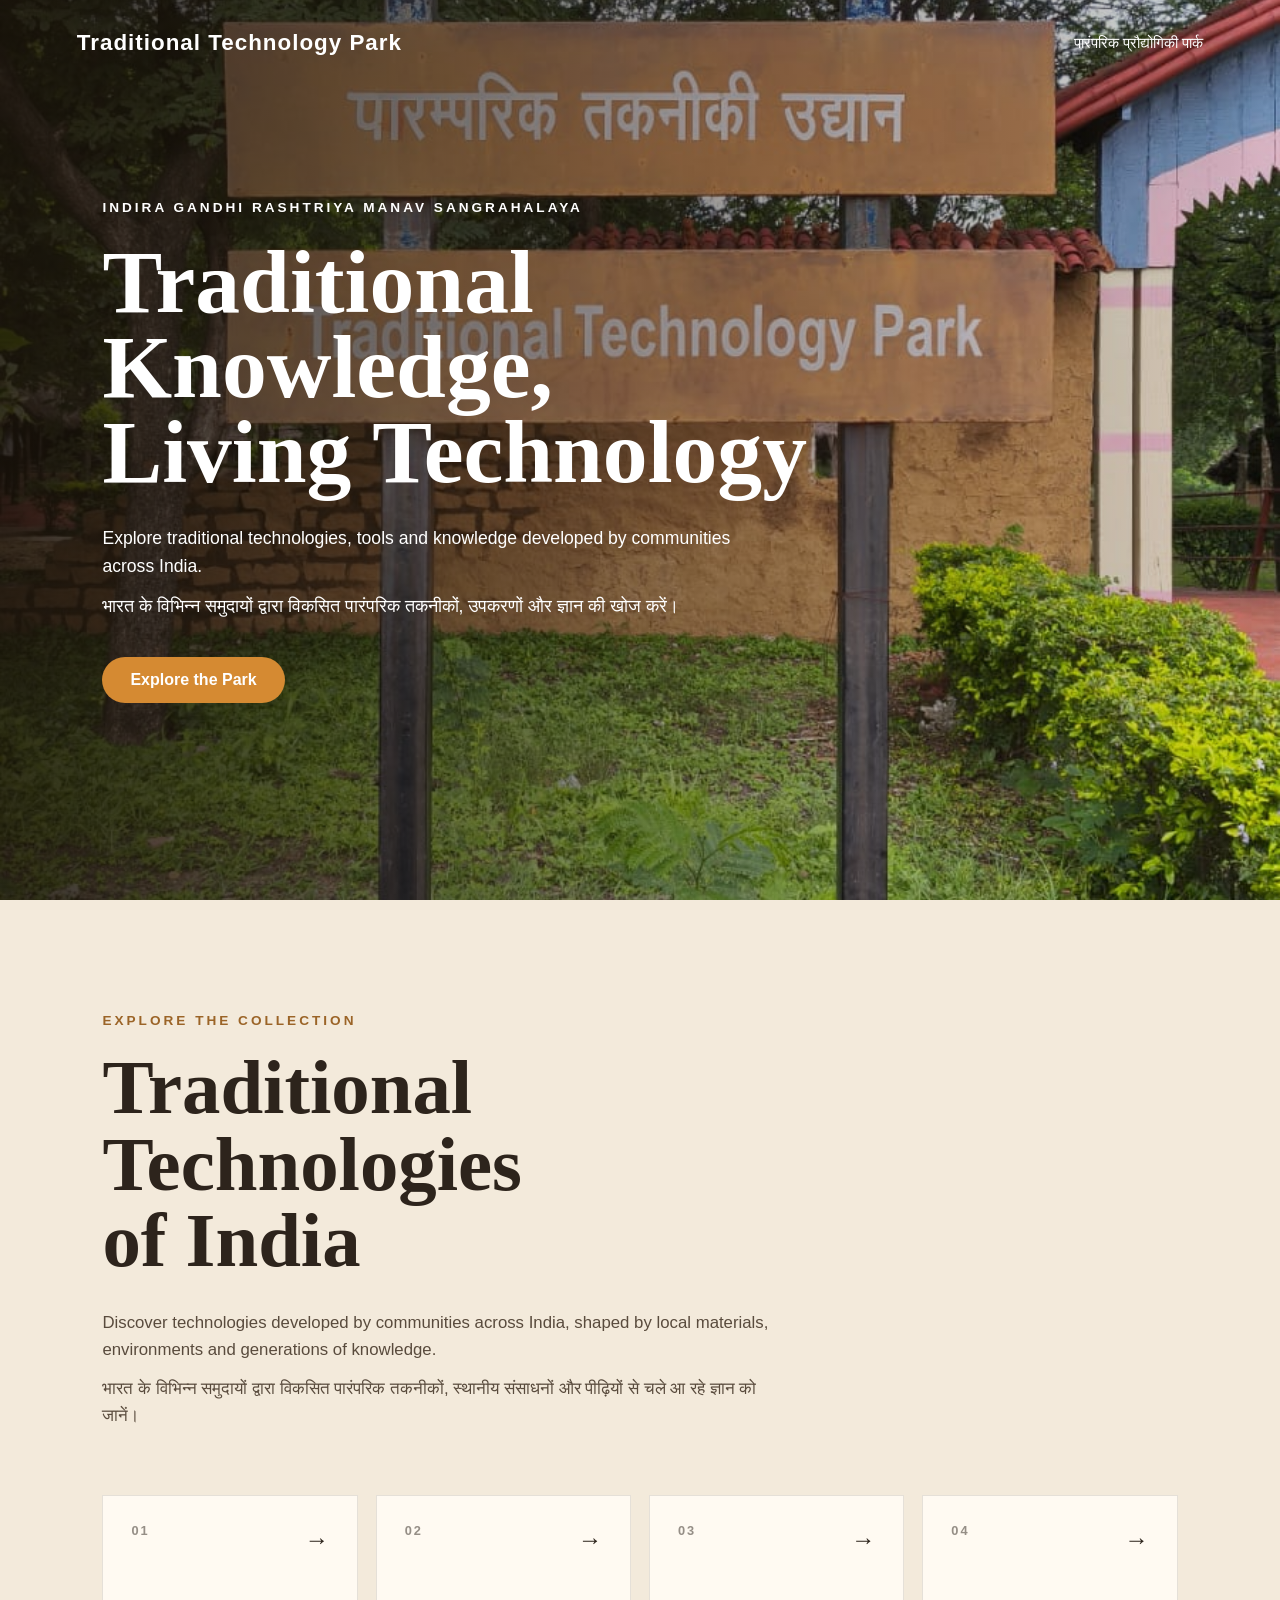
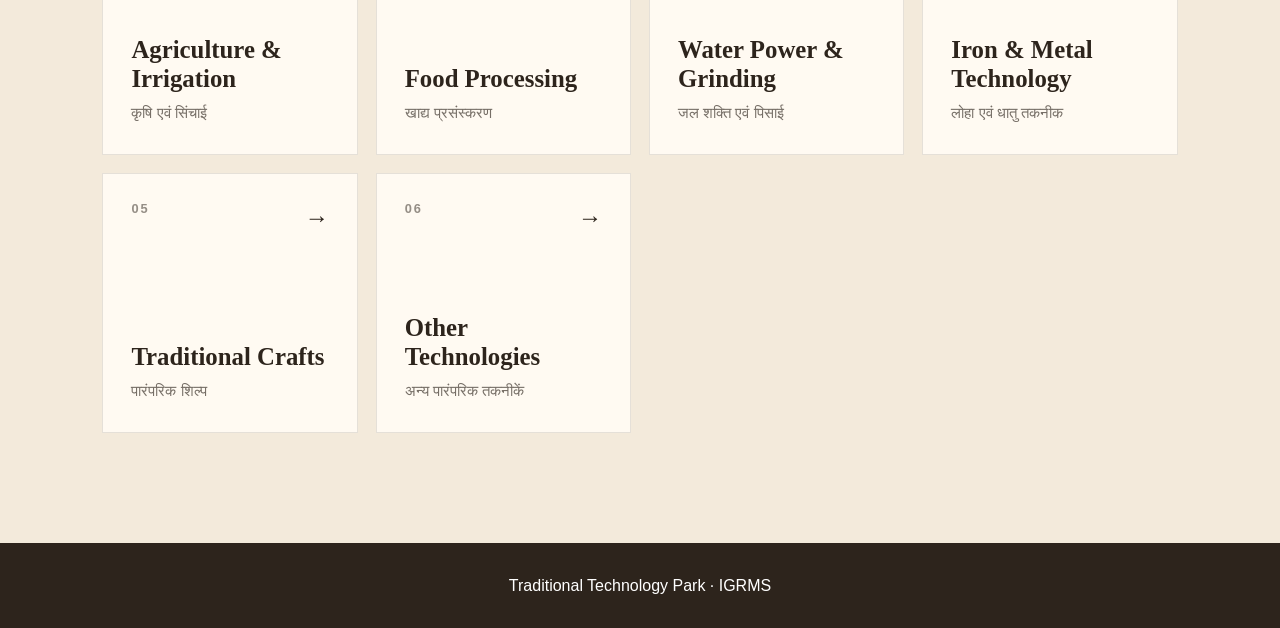
<file: index.html>
<!DOCTYPE html>
<html lang="en">
<head>
  <meta charset="UTF-8">
  <meta name="viewport" content="width=device-width, initial-scale=1.0">

  <title>Traditional Technology Park | IGRMS</title>

  <link rel="stylesheet" href="style.css">
</head>

<body>

  <header>
    <h1>Traditional Technology Park</h1>
    <p>पारंपरिक प्रौद्योगिकी पार्क</p>
  </header>

  <main>

    <section class="hero">
      <div class="hero-content">
        <p class="eyebrow">INDIRA GANDHI RASHTRIYA MANAV SANGRAHALAYA</p>

        <h2>
          Traditional Knowledge,
          <br>
          Living Technology
        </h2>

        <p>
          Explore traditional technologies, tools and knowledge
          developed by communities across India.
        </p>

        <p>
          भारत के विभिन्न समुदायों द्वारा विकसित पारंपरिक तकनीकों,
          उपकरणों और ज्ञान की खोज करें।
        </p>

        <button>Explore the Park</button>
      </div>
    </section>

  </main>
<section class="explore" id="explore">

  <div class="section-intro">
    <p class="eyebrow">EXPLORE THE COLLECTION</p>

    <h2>Traditional Technologies<br>of India</h2>

    <p>
      Discover technologies developed by communities across India,
      shaped by local materials, environments and generations of knowledge.
    </p>

    <p>
      भारत के विभिन्न समुदायों द्वारा विकसित पारंपरिक तकनीकों,
      स्थानीय संसाधनों और पीढ़ियों से चले आ रहे ज्ञान को जानें।
    </p>
  </div>
<div class="category-grid">

  <a class="category-card" href="pages/agriculture.html">
    <span class="category-number">01</span>
    <h3>Agriculture & Irrigation</h3>
    <p>कृषि एवं सिंचाई</p>
    <span class="category-arrow">→</span>
  </a>

  <a class="category-card" href="#">
    <span class="category-number">02</span>
    <h3>Food Processing</h3>
    <p>खाद्य प्रसंस्करण</p>
    <span class="category-arrow">→</span>
  </a>

  <a class="category-card" href="#">
    <span class="category-number">03</span>
    <h3>Water Power & Grinding</h3>
    <p>जल शक्ति एवं पिसाई</p>
    <span class="category-arrow">→</span>
  </a>

  <a class="category-card" href="#">
    <span class="category-number">04</span>
    <h3>Iron & Metal Technology</h3>
    <p>लोहा एवं धातु तकनीक</p>
    <span class="category-arrow">→</span>
  </a>

  <a class="category-card" href="#">
    <span class="category-number">05</span>
    <h3>Traditional Crafts</h3>
    <p>पारंपरिक शिल्प</p>
    <span class="category-arrow">→</span>
  </a>

  <a class="category-card" href="#">
    <span class="category-number">06</span>
    <h3>Other Technologies</h3>
    <p>अन्य पारंपरिक तकनीकें</p>
    <span class="category-arrow">→</span>
  </a>

</div>



</section>
  <footer>
    <p>Traditional Technology Park · IGRMS</p>
  </footer>

  <script src="script.js"></script>

</body>
</html>
</file>
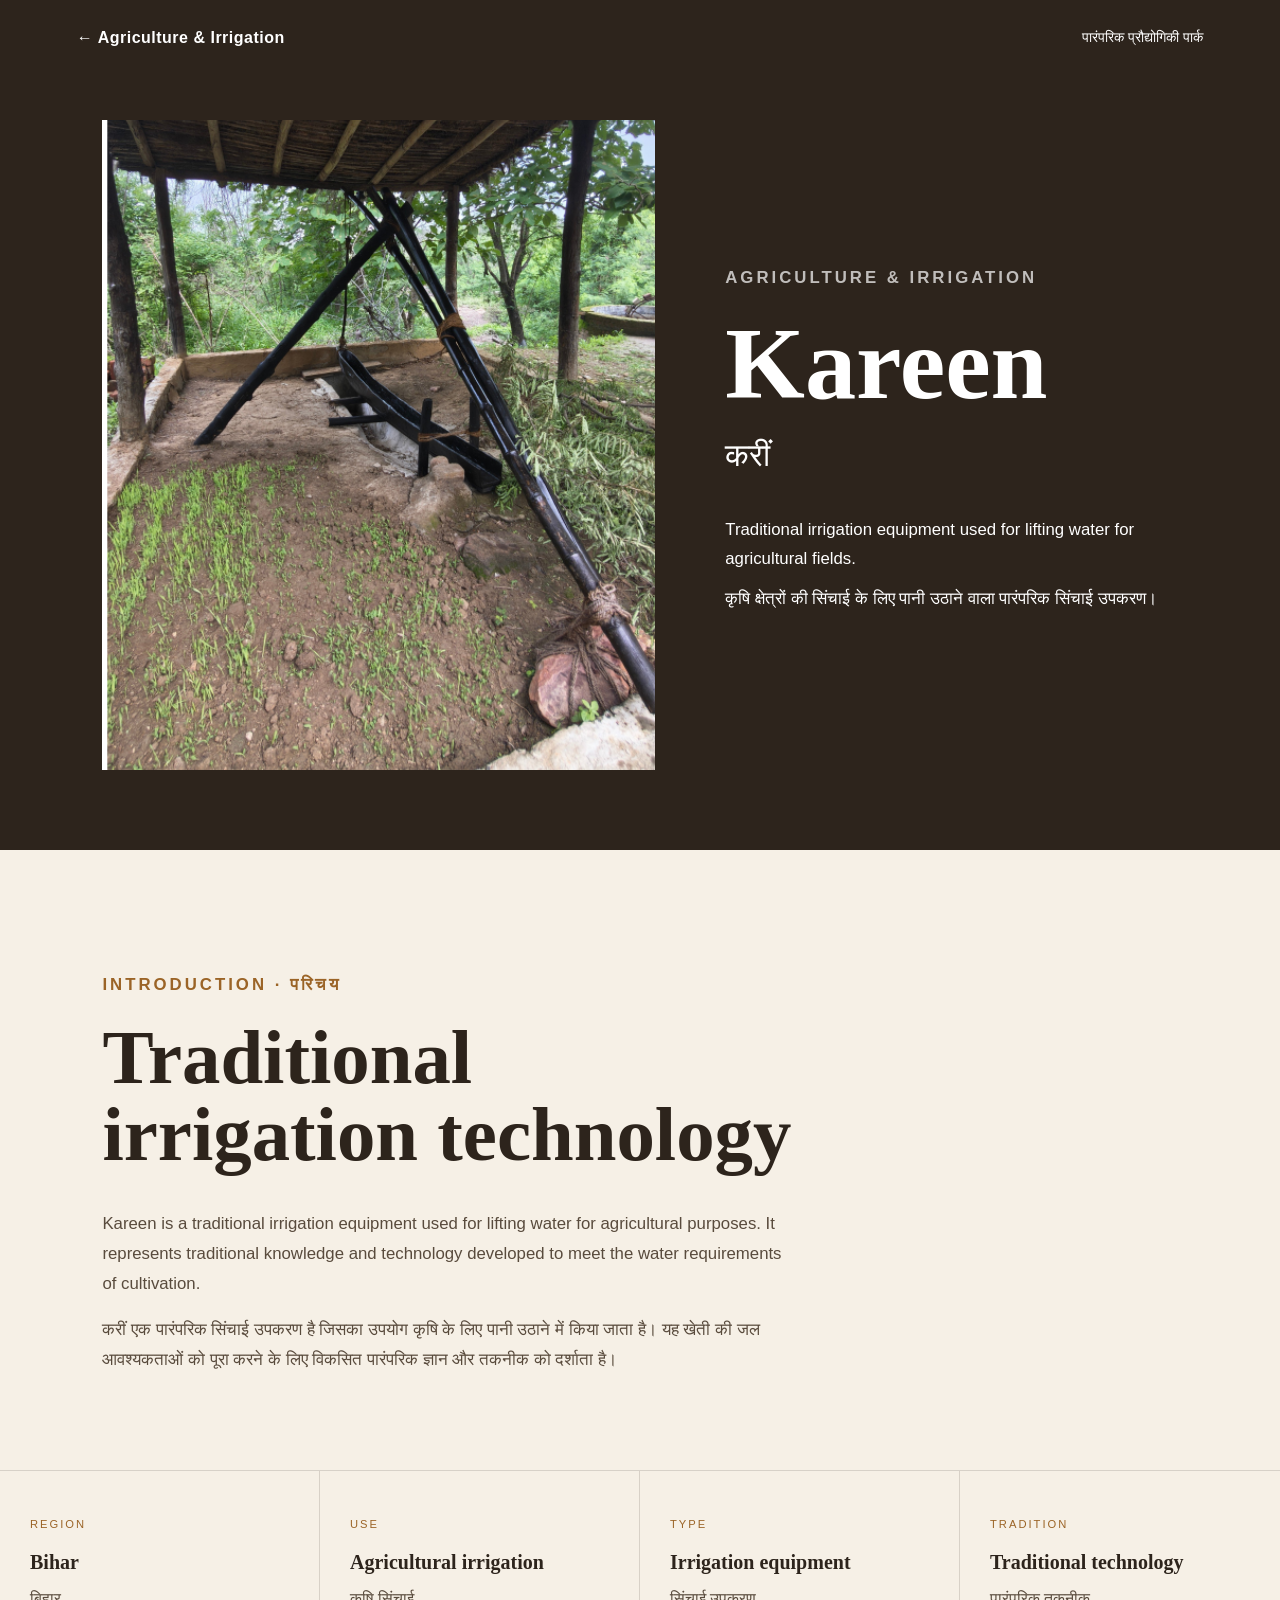
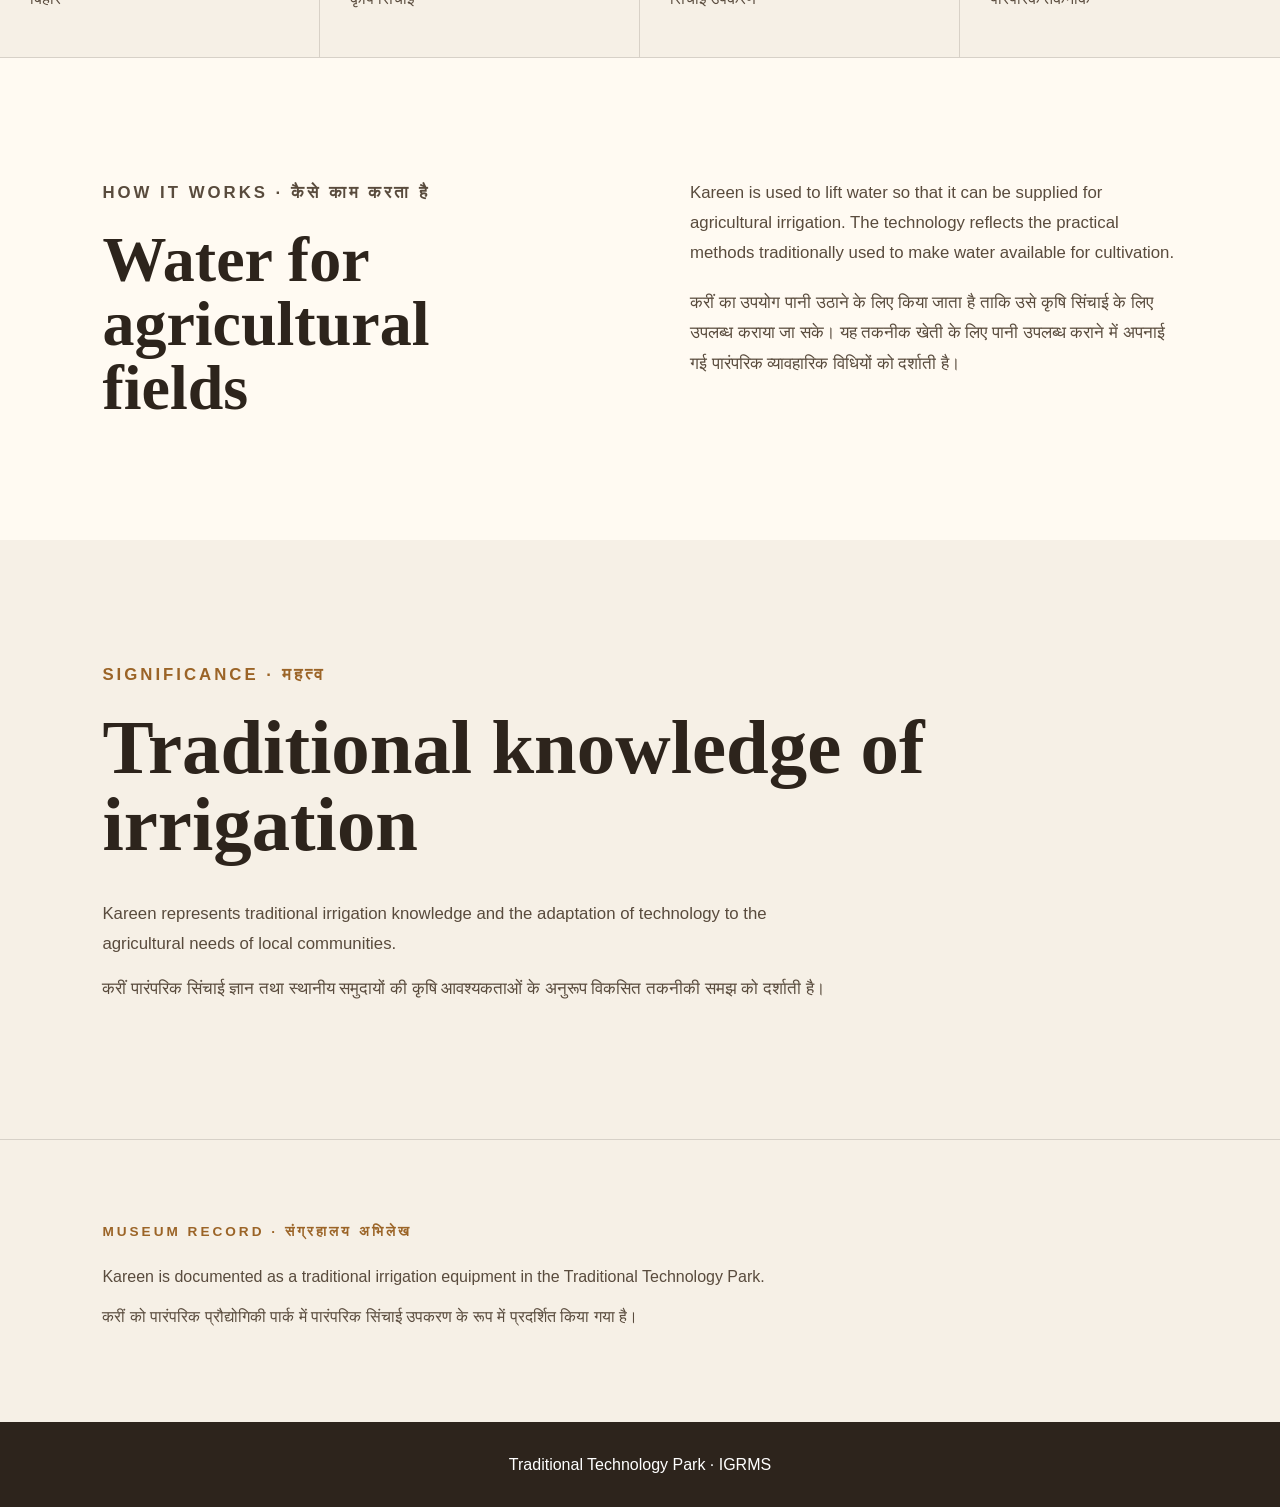
<file: pages/kareen.html>
<!DOCTYPE html>
<html lang="en">

<head>

  <meta charset="UTF-8">

  <meta name="viewport" content="width=device-width, initial-scale=1.0">

  <title>Kareen | Traditional Technology Park</title>

  <link rel="stylesheet" href="../style.css">

</head>


<body>


  <!-- HEADER -->

  <header class="inner-header">

    <a href="agriculture.html" class="back-link">
      ← Agriculture & Irrigation
    </a>

    <div class="language-label">
      पारंपरिक प्रौद्योगिकी पार्क
    </div>

  </header>



  <!-- HERO -->

  <main>

    <section class="object-hero">

      <div class="object-hero-image">

        <img
    
  src="../images/Kareen-01.jpg.png"
  alt="Kareen traditional irrigation equipment">
      </div>


      <div class="object-hero-content">

        <p class="eyebrow">
          AGRICULTURE & IRRIGATION
        </p>

        <h1>
          Kareen
        </h1>

        <h2>
          करीं
        </h2>

        <p>
          Traditional irrigation equipment used for lifting water
          for agricultural fields.
        </p>

        <p>
          कृषि क्षेत्रों की सिंचाई के लिए पानी उठाने वाला
          पारंपरिक सिंचाई उपकरण।
        </p>

      </div>

    </section>



    <!-- INTRODUCTION -->

    <section class="object-introduction">

      <p class="eyebrow">
        INTRODUCTION · परिचय
      </p>

      <h2>
        Traditional irrigation technology
      </h2>

      <p>
        Kareen is a traditional irrigation equipment used for
        lifting water for agricultural purposes. It represents
        traditional knowledge and technology developed to meet
        the water requirements of cultivation.
      </p>

      <p>
        करीं एक पारंपरिक सिंचाई उपकरण है जिसका उपयोग कृषि के लिए
        पानी उठाने में किया जाता है। यह खेती की जल आवश्यकताओं को
        पूरा करने के लिए विकसित पारंपरिक ज्ञान और तकनीक को दर्शाता है।
      </p>

    </section>



    <!-- DETAILS -->

    <section class="object-details">


      <div class="detail-block">

        <span>
          REGION
        </span>

        <strong>
          Bihar
        </strong>

        <p>
          बिहार
        </p>

      </div>



      <div class="detail-block">

        <span>
          USE
        </span>

        <strong>
          Agricultural irrigation
        </strong>

        <p>
          कृषि सिंचाई
        </p>

      </div>



      <div class="detail-block">

        <span>
          TYPE
        </span>

        <strong>
          Irrigation equipment
        </strong>

        <p>
          सिंचाई उपकरण
        </p>

      </div>



      <div class="detail-block">

        <span>
          TRADITION
        </span>

        <strong>
          Traditional technology
        </strong>

        <p>
          पारंपरिक तकनीक
        </p>

      </div>


    </section>



    <!-- HOW IT WORKS -->

    <section class="object-story">

      <div>

        <p class="eyebrow">
          HOW IT WORKS · कैसे काम करता है
        </p>

        <h2>
          Water for agricultural fields
        </h2>

      </div>


      <div>

        <p>
          Kareen is used to lift water so that it can be supplied
          for agricultural irrigation. The technology reflects the
          practical methods traditionally used to make water
          available for cultivation.
        </p>

        <p>
          करीं का उपयोग पानी उठाने के लिए किया जाता है ताकि उसे
          कृषि सिंचाई के लिए उपलब्ध कराया जा सके। यह तकनीक खेती
          के लिए पानी उपलब्ध कराने में अपनाई गई पारंपरिक व्यावहारिक
          विधियों को दर्शाती है।
        </p>

      </div>

    </section>



    <!-- SIGNIFICANCE -->

    <section class="object-importance">

      <p class="eyebrow">
        SIGNIFICANCE · महत्व
      </p>

      <h2>
        Traditional knowledge of irrigation
      </h2>

      <p>
        Kareen represents traditional irrigation knowledge and
        the adaptation of technology to the agricultural needs
        of local communities.
      </p>

      <p>
        करीं पारंपरिक सिंचाई ज्ञान तथा स्थानीय समुदायों की
        कृषि आवश्यकताओं के अनुरूप विकसित तकनीकी समझ को दर्शाती है।
      </p>

    </section>



    <!-- MUSEUM RECORD -->

    <section class="object-source">

      <p class="eyebrow">
        MUSEUM RECORD · संग्रहालय अभिलेख
      </p>

      <p>
        Kareen is documented as a traditional irrigation equipment
        in the Traditional Technology Park.
      </p>

      <p>
        करीं को पारंपरिक प्रौद्योगिकी पार्क में पारंपरिक सिंचाई
        उपकरण के रूप में प्रदर्शित किया गया है।
      </p>

    </section>


  </main>



  <!-- FOOTER -->

  <footer>

    <p>
      Traditional Technology Park · IGRMS
    </p>

  </footer>


</body>

</html>
</file>
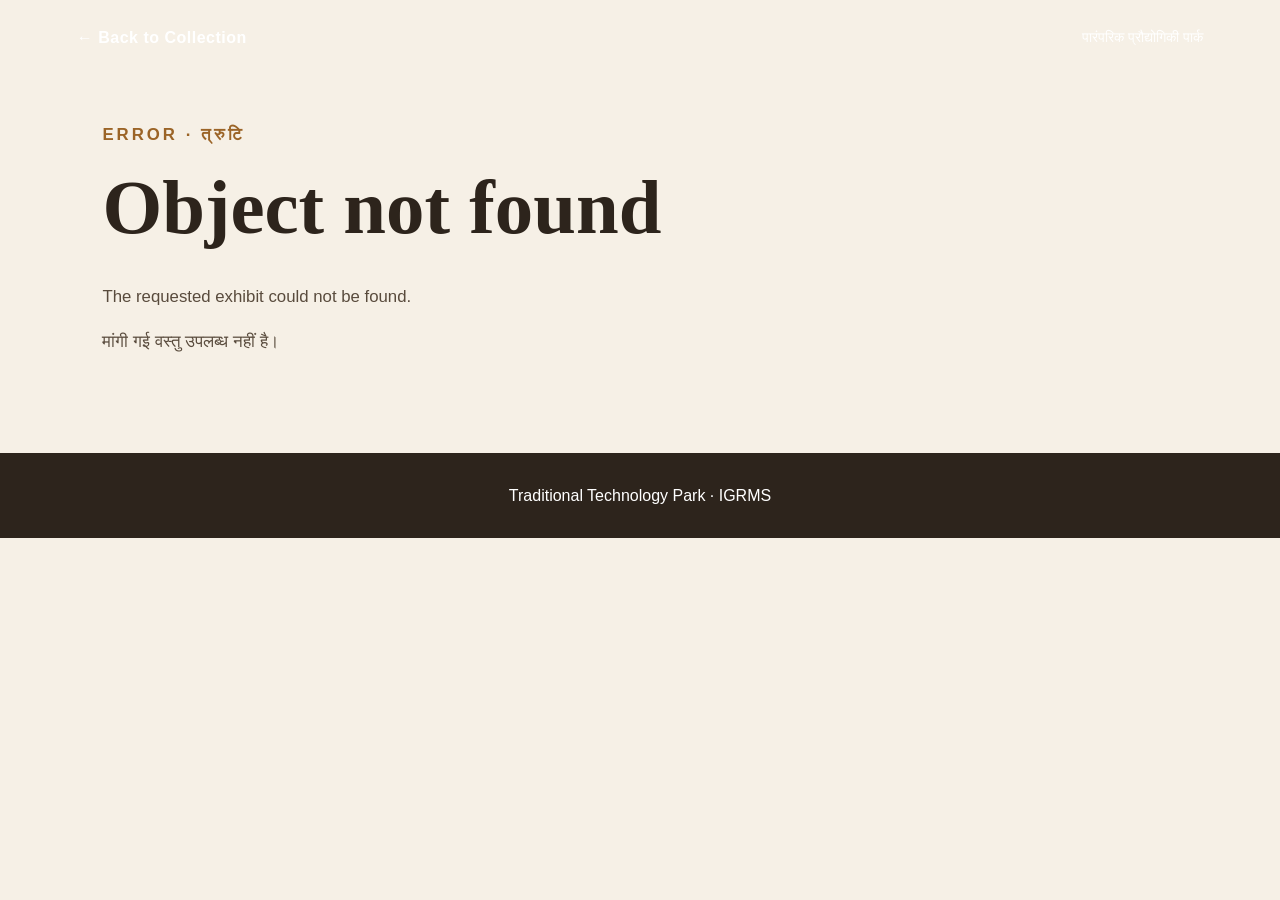
<file: pages/object.html>
<!DOCTYPE html>
<html lang="en">

<head>
  <meta charset="UTF-8">
  <meta name="viewport" content="width=device-width, initial-scale=1.0">

  <title>Object | Traditional Technology Park</title>

  <link rel="stylesheet" href="../style.css">
</head>

<body>

  <header class="inner-header">

    <a href="agriculture.html" class="back-link">
      ← Back to Collection
    </a>

    <div class="language-label">
      पारंपरिक प्रौद्योगिकी पार्क
    </div>

  </header>


  <main id="object-page">

    <section class="object-hero">

      <div class="object-hero-image">
        <img id="object-image" src="" alt="">
      </div>

      <div class="object-hero-content">

        <p class="eyebrow" id="object-category"></p>

        <h1 id="object-name"></h1>

        <h2 id="object-hindi"></h2>

        <p id="object-short"></p>

        <p id="object-short-hindi"></p>

      </div>

    </section>


    <section class="object-introduction">

      <p class="eyebrow">
        INTRODUCTION · परिचय
      </p>

      <h2 id="object-intro-title"></h2>

      <p id="object-description"></p>

      <p id="object-description-hindi"></p>

    </section>


    <section class="object-details">

      <div class="detail-block">
        <span>REGION</span>
        <strong id="object-region"></strong>
        <p id="object-region-hindi"></p>
      </div>

      <div class="detail-block">
        <span>DISTRICT</span>
        <strong id="object-district"></strong>
        <p id="object-district-hindi"></p>
      </div>

      <div class="detail-block">
        <span>COMMUNITY</span>
        <strong id="object-community"></strong>
        <p id="object-community-hindi"></p>
      </div>

      <div class="detail-block">
        <span>TYPE</span>
        <strong id="object-type"></strong>
        <p id="object-type-hindi"></p>
      </div>

    </section>


    <section class="object-story">

      <div>

        <p class="eyebrow">
          HOW IT WORKS · कैसे काम करता है
        </p>

        <h2 id="object-how-title"></h2>

      </div>

      <div>

        <p id="object-how"></p>

        <p id="object-how-hindi"></p>

      </div>

    </section>


    <section class="object-importance">

      <p class="eyebrow">
        SIGNIFICANCE · महत्व
      </p>

      <h2 id="object-significance-title"></h2>

      <p id="object-significance"></p>

      <p id="object-significance-hindi"></p>

    </section>


    <section class="object-source">

      <p class="eyebrow">
        MUSEUM RECORD · संग्रहालय अभिलेख
      </p>

      <p id="object-source"></p>

    </section>

  </main>


  <footer>

    <p>
      Traditional Technology Park · IGRMS
    </p>

  </footer>


  <script src="../script.js"></script>

</body>

</html>
</file>
<file: style.css>
* {
  margin: 0;
  padding: 0;
  box-sizing: border-box;
}

html {
  scroll-behavior: smooth;
}

body {
  font-family: Arial, Helvetica, sans-serif;
  background: #f6f0e6;
  color: #2d241c;
  line-height: 1.6;
}

/* HEADER */

header {
  position: absolute;
  top: 0;
  left: 0;
  width: 100%;
  z-index: 10;
  padding: 25px 6%;
  display: flex;
  justify-content: space-between;
  align-items: center;
  color: white;
}

header h1 {
  font-size: 1.4rem;
  letter-spacing: 1px;
}

header p {
  font-size: 0.95rem;
}

/* HERO */

.hero {
  min-height: 100vh;
  display: flex;
  align-items: center;
  padding: 120px 8%;
  position: relative;

  background:
    linear-gradient(
      90deg,
      rgba(25, 18, 10, 0.85),
      rgba(25, 18, 10, 0.45),
      rgba(25, 18, 10, 0.15)
    ),
    url("images/entrance-01.jpg.jpeg") center/cover no-repeat;
}

.hero-content {
  max-width: 720px;
  color: white;
}

.eyebrow {
  font-size: 0.85rem;
  letter-spacing: 3px;
  margin-bottom: 20px;
  font-weight: bold;
}

.hero h2 {
  font-family: Georgia, serif;
  font-size: clamp(3rem, 7vw, 6.5rem);
  line-height: 0.95;
  margin-bottom: 30px;
}

.hero-content p:not(.eyebrow) {
  font-size: 1.1rem;
  max-width: 650px;
  margin-bottom: 12px;
}

.hero button {
  margin-top: 25px;
  padding: 14px 28px;
  border: none;
  border-radius: 30px;
  background: #d58a32;
  color: white;
  font-size: 1rem;
  font-weight: bold;
  cursor: pointer;
}

.hero button:hover {
  transform: translateY(-2px);
}

/* FOOTER */

footer {
  padding: 30px 6%;
  text-align: center;
  background: #2d241c;
  color: white;
}

/* MOBILE */

@media (max-width: 700px) {

  header {
    padding: 20px;
  }

  header h1 {
    font-size: 1rem;
  }

  header p {
    display: none;
  }

  .hero {
    padding: 100px 25px 60px;
  }

  .hero h2 {
    font-size: 3.5rem;
  }

  .hero-content p:not(.eyebrow) {
    font-size: 1rem;
  }
}


/* ================================
   EXPLORE THE PARK
================================ */

.explore {
  padding: 110px 8%;
  background: #f3eadb;
}

.section-intro {
  max-width: 760px;
  margin-bottom: 65px;
}

.section-intro .eyebrow {
  color: #9b6427;
  margin-bottom: 18px;
}

.section-intro h2 {
  font-family: Georgia, serif;
  font-size: clamp(2.8rem, 6vw, 5.5rem);
  line-height: 1;
  margin-bottom: 30px;
  color: #2d241c;
}

.section-intro p:not(.eyebrow) {
  max-width: 680px;
  font-size: 1.05rem;
  margin-bottom: 12px;
  color: #594b3d;
}

/* CATEGORY GRID */

.category-grid {
  display: grid;
  grid-template-columns: repeat(4, 1fr);
  gap: 18px;
}

.category-card {
  min-height: 260px;
  padding: 28px;
  position: relative;
  display: flex;
  flex-direction: column;
  justify-content: flex-end;

  text-decoration: none;
  color: #2d241c;

  background: #fffaf2;
  border: 1px solid rgba(45, 36, 28, 0.12);

  transition:
    transform 0.3s ease,
    box-shadow 0.3s ease,
    background 0.3s ease;
}

.category-card:hover {
  transform: translateY(-8px);
  background: #2d241c;
  color: white;
  box-shadow: 0 18px 40px rgba(45, 36, 28, 0.18);
}

.category-number {
  position: absolute;
  top: 25px;
  left: 28px;

  font-size: 0.8rem;
  letter-spacing: 2px;
  font-weight: bold;
  opacity: 0.5;
}

.category-card h3 {
  font-family: Georgia, serif;
  font-size: 1.55rem;
  line-height: 1.15;
  margin-bottom: 8px;
}

.category-card p {
  font-size: 0.95rem;
  opacity: 0.65;
}

.category-arrow {
  position: absolute;
  right: 28px;
  top: 25px;

  font-size: 1.5rem;

  transition: transform 0.3s ease;
}

.category-card:hover .category-arrow {
  transform: translateX(6px);
}


/* ================================
   MOBILE
================================ */

@media (max-width: 1000px) {

  .category-grid {
    grid-template-columns: repeat(2, 1fr);
  }

}

@media (max-width: 600px) {

  .explore {
    padding: 80px 25px;
  }

  .category-grid {
    grid-template-columns: 1fr;
  }

  .category-card {
    min-height: 220px;
  }

}



/* =================================
   CATEGORY PAGE
================================= */

.inner-header {
  position: absolute;
  top: 0;
  left: 0;
  width: 100%;
  padding: 25px 6%;
  display: flex;
  justify-content: space-between;
  align-items: center;
  z-index: 10;
}

.back-link {
  color: white;
  text-decoration: none;
  font-weight: bold;
  letter-spacing: 0.5px;
}

.back-link:hover {
  opacity: 0.7;
}

.language-label {
  color: white;
  font-size: 0.9rem;
}


/* CATEGORY HERO */

.category-hero {
  min-height: 70vh;
  padding: 150px 8% 100px;

  display: flex;
  align-items: center;

  background:
    linear-gradient(
      90deg,
      rgba(35, 25, 15, 0.9),
      rgba(35, 25, 15, 0.55),
      rgba(35, 25, 15, 0.25)
    ),
    url("images/Tui-Changshu-01.jpg") center/cover no-repeat;

  color: white;
}

.category-hero-content {
  max-width: 850px;
}

.category-hero .eyebrow {
  margin-bottom: 20px;
}

.category-hero h1 {
  font-family: Georgia, serif;
  font-size: clamp(3.5rem, 7vw, 7rem);
  line-height: 0.9;
  margin-bottom: 20px;
}

.category-hero h2 {
  font-family: Georgia, serif;
  font-size: 2rem;
  font-weight: normal;
  margin-bottom: 30px;
}

.category-hero p {
  max-width: 700px;
  font-size: 1.05rem;
  margin-bottom: 10px;
}


/* COLLECTION */

.object-collection {
  padding: 110px 8%;
  background: #f3eadb;
}

.collection-intro {
  max-width: 750px;
  margin-bottom: 70px;
}

.collection-intro .eyebrow {
  color: #9b6427;
}

.collection-intro h2 {
  font-family: Georgia, serif;
  font-size: clamp(2.8rem, 5vw, 5rem);
  line-height: 1;
  margin: 15px 0 25px;
}

.collection-intro p {
  color: #594b3d;
  font-size: 1.05rem;
}


/* OBJECT GRID */

.object-grid {
  display: grid;
  grid-template-columns: repeat(2, 1fr);
  gap: 35px;
}

.object-card {
  background: #fffaf2;
  overflow: hidden;
  border: 1px solid rgba(45, 36, 28, 0.12);

  transition:
    transform 0.3s ease,
    box-shadow 0.3s ease;
}

.object-card:hover {
  transform: translateY(-8px);
  box-shadow: 0 20px 45px rgba(45, 36, 28, 0.15);
}


/* OBJECT IMAGE */

.object-image {
  width: 100%;
  height: 360px;
  overflow: hidden;
}

.object-image img {
  width: 100%;
  height: 100%;
  object-fit: cover;

  transition: transform 0.5s ease;
}

.object-card:hover .object-image img {
  transform: scale(1.04);
}


/* OBJECT INFORMATION */

.object-info {
  padding: 30px;
  position: relative;
}

.object-number {
  display: block;
  margin-bottom: 15px;

  font-size: 0.75rem;
  letter-spacing: 2px;
  font-weight: bold;

  color: #9b6427;
}

.object-info h3 {
  font-family: Georgia, serif;
  font-size: 2rem;
  line-height: 1.1;
  margin-bottom: 5px;
}

.object-info h4 {
  font-size: 1rem;
  font-weight: normal;
  margin-bottom: 20px;
  color: #9b6427;
}

.object-info p {
  color: #594b3d;
  margin-bottom: 8px;
}

.object-link {
  display: inline-block;
  margin-top: 18px;

  color: #2d241c;
  text-decoration: none;
  font-weight: bold;
}

.object-link:hover {
  color: #9b6427;
}


/* MOBILE */

@media (max-width: 800px) {

  .object-grid {
    grid-template-columns: 1fr;
  }

  .category-hero {
    min-height: 80vh;
  }

  .object-image {
    height: 300px;
  }

}

@media (max-width: 600px) {

  .inner-header {
    padding: 20px 25px;
  }

  .category-hero {
    padding: 130px 25px 70px;
  }

  .category-hero h1 {
    font-size: 3.5rem;
  }

  .category-hero h2 {
    font-size: 1.5rem;
  }

  .object-collection {
    padding: 80px 25px;
  }

  .object-info {
    padding: 25px;
  }

}


/* =================================
   INDIVIDUAL OBJECT PAGE
================================= */

.object-hero {
  min-height: 85vh;
  padding: 120px 8% 80px;

  display: grid;
  grid-template-columns: 1.1fr 0.9fr;
  gap: 70px;
  align-items: center;

  background: #2d241c;
  color: white;
}

.object-hero-image {
  height: 650px;
  overflow: hidden;
}

.object-hero-image img {
  width: 100%;
  height: 100%;
  object-fit: cover;
}

.object-hero-content {
  max-width: 600px;
}

.object-hero-content .eyebrow {
  margin-bottom: 25px;
  opacity: 0.7;
}

.object-hero-content h1 {
  font-family: Georgia, serif;
  font-size: clamp(4rem, 8vw, 8rem);
  line-height: 0.9;
  margin-bottom: 20px;
}

.object-hero-content h2 {
  font-family: Georgia, serif;
  font-size: 2rem;
  font-weight: normal;
  margin-bottom: 35px;
}

.object-hero-content p {
  max-width: 550px;
  font-size: 1.05rem;
  margin-bottom: 12px;
  line-height: 1.7;
}


/* OBJECT PAGE */

.object-page {
  background: #f3eadb;
  color: #2d241c;
}


/* INTRODUCTION */

.object-introduction {
  max-width: 900px;
  padding: 120px 8% 80px;
}

.object-introduction .eyebrow,
.object-importance .eyebrow,
.object-source .eyebrow {
  color: #9b6427;
  margin-bottom: 20px;
}

.object-introduction h2,
.object-importance h2 {
  font-family: Georgia, serif;
  font-size: clamp(3rem, 6vw, 6rem);
  line-height: 1;
  margin-bottom: 35px;
}

.object-introduction p,
.object-importance p {
  max-width: 750px;
  color: #594b3d;
  font-size: 1.05rem;
  line-height: 1.8;
  margin-bottom: 15px;
}


/* DETAILS */

.object-details {
  display: grid;
  grid-template-columns: repeat(4, 1fr);
  border-top: 1px solid rgba(45, 36, 28, 0.15);
  border-bottom: 1px solid rgba(45, 36, 28, 0.15);
}

.detail-block {
  padding: 45px 30px;
  border-right: 1px solid rgba(45, 36, 28, 0.15);
}

.detail-block:last-child {
  border-right: none;
}

.detail-block span {
  display: block;
  font-size: 0.7rem;
  letter-spacing: 2px;
  color: #9b6427;
  margin-bottom: 12px;
}

.detail-block strong {
  display: block;
  font-family: Georgia, serif;
  font-size: 1.25rem;
  margin-bottom: 8px;
}

.detail-block p {
  color: #594b3d;
}


/* HOW IT WORKS */

.object-story {
  padding: 120px 8%;

  display: grid;
  grid-template-columns: 1fr 1fr;
  gap: 100px;

  background: #fffaf2;
}

.object-story h2 {
  font-family: Georgia, serif;
  font-size: clamp(3rem, 5vw, 5rem);
  line-height: 1;
  margin-top: 20px;
}

.object-story p {
  color: #594b3d;
  font-size: 1.05rem;
  line-height: 1.8;
  margin-bottom: 20px;
}


/* IMPORTANCE */

.object-importance {
  padding: 120px 8%;
}

.object-source {
  padding: 80px 8%;
  border-top: 1px solid rgba(45, 36, 28, 0.15);
}

.object-source p {
  max-width: 800px;
  color: #594b3d;
  line-height: 1.7;
  margin-bottom: 12px;
}


/* MOBILE */

@media (max-width: 900px) {

  .object-hero {
    grid-template-columns: 1fr;
    gap: 40px;
  }

  .object-hero-image {
    height: 500px;
  }

  .object-details {
    grid-template-columns: repeat(2, 1fr);
  }

  .detail-block:nth-child(2) {
    border-right: none;
  }

  .object-story {
    grid-template-columns: 1fr;
    gap: 40px;
  }

}


@media (max-width: 600px) {

  .object-hero {
    padding: 120px 25px 70px;
  }

  .object-hero-image {
    height: 400px;
  }

  .object-details {
    grid-template-columns: 1fr;
  }

  .detail-block {
    border-right: none;
    border-bottom: 1px solid rgba(45, 36, 28, 0.15);
  }

  .detail-block:last-child {
    border-bottom: none;
  }

  .object-introduction,
  .object-importance,
  .object-source,
  .object-story {
    padding: 80px 25px;
  }

}
</file>
